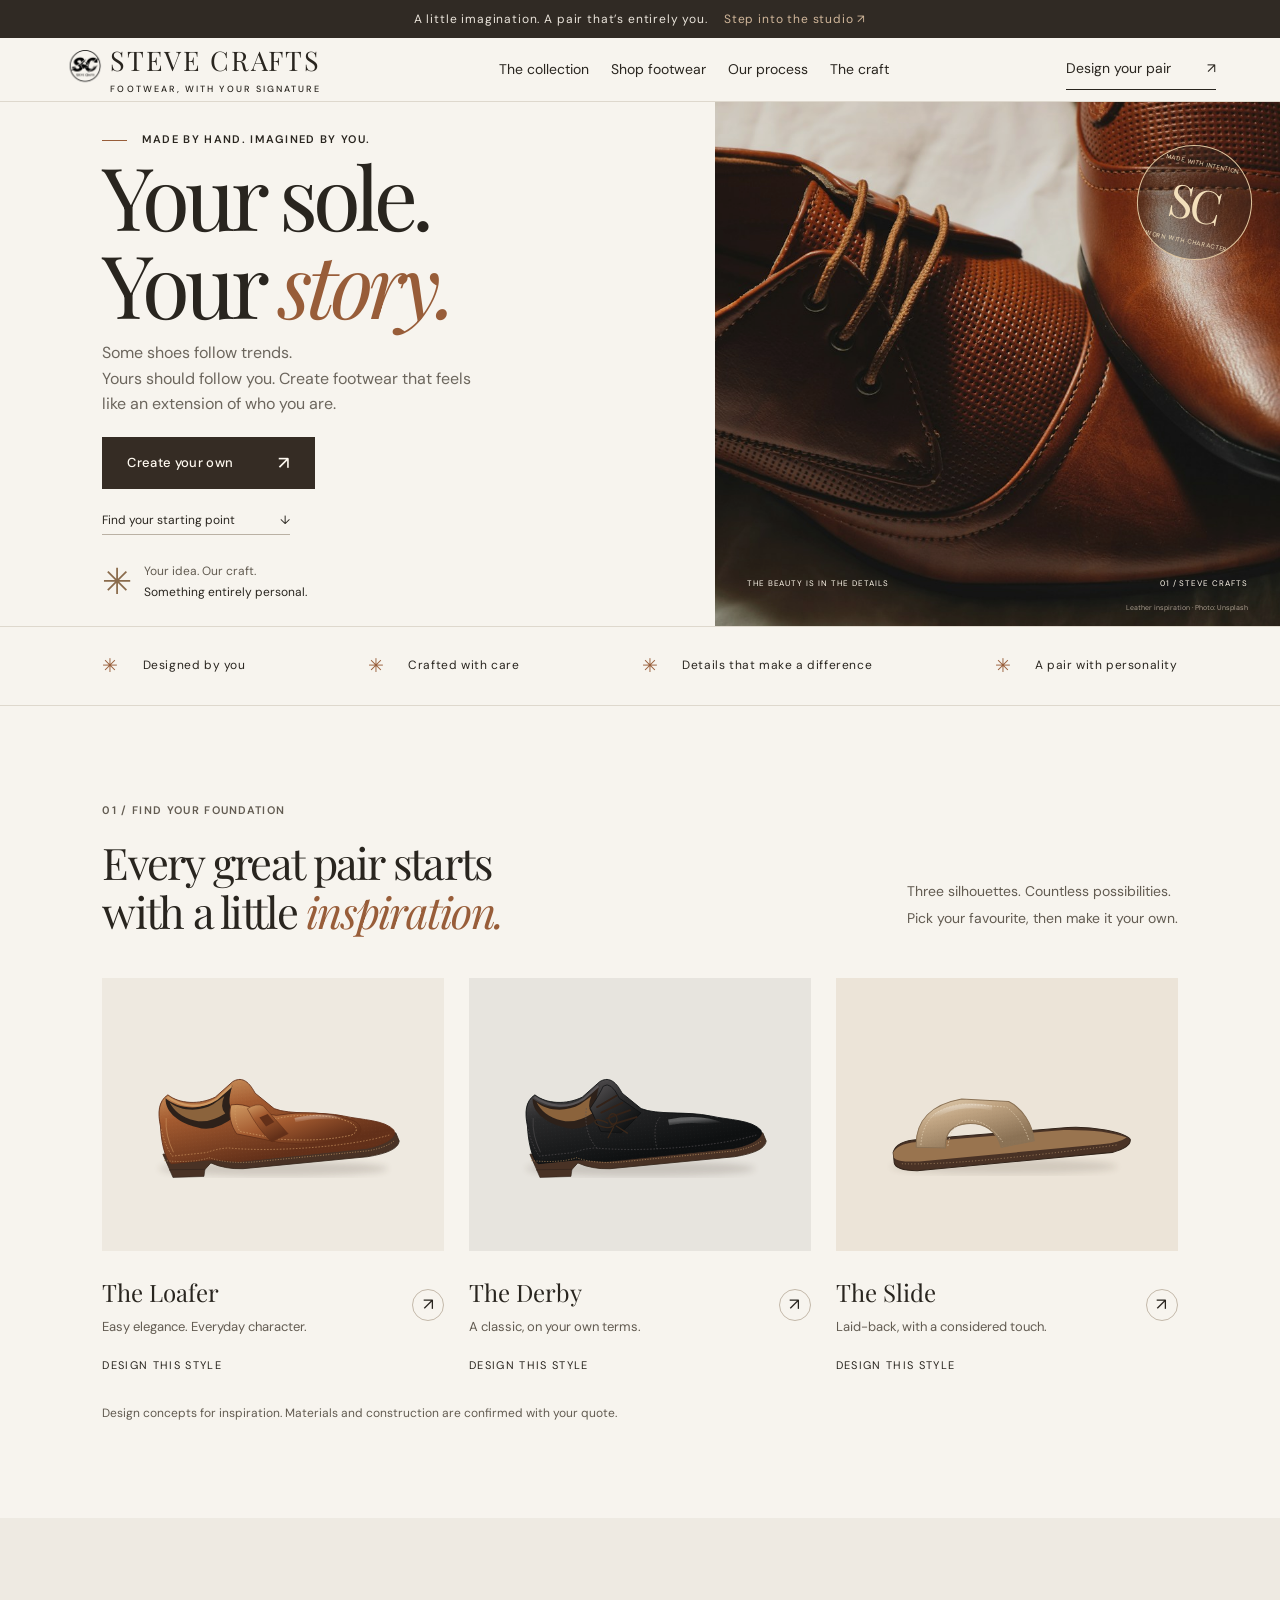
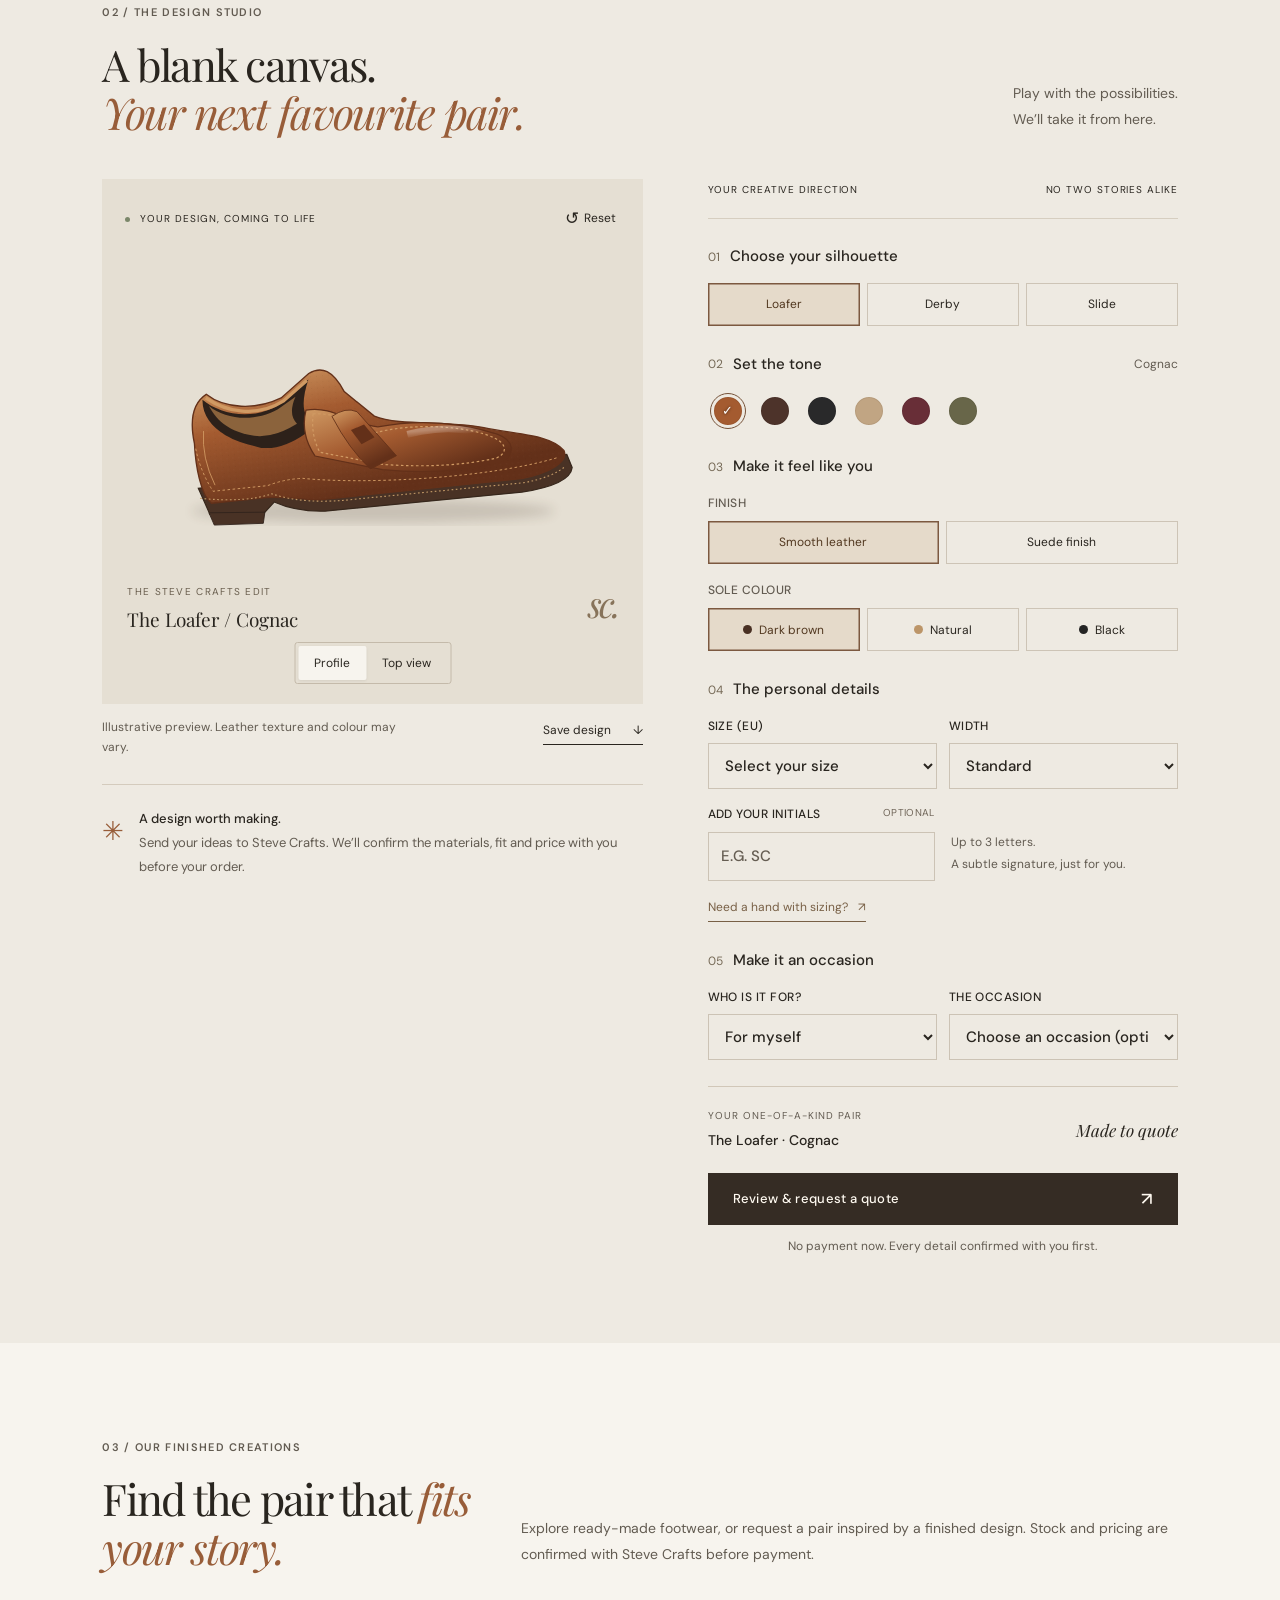
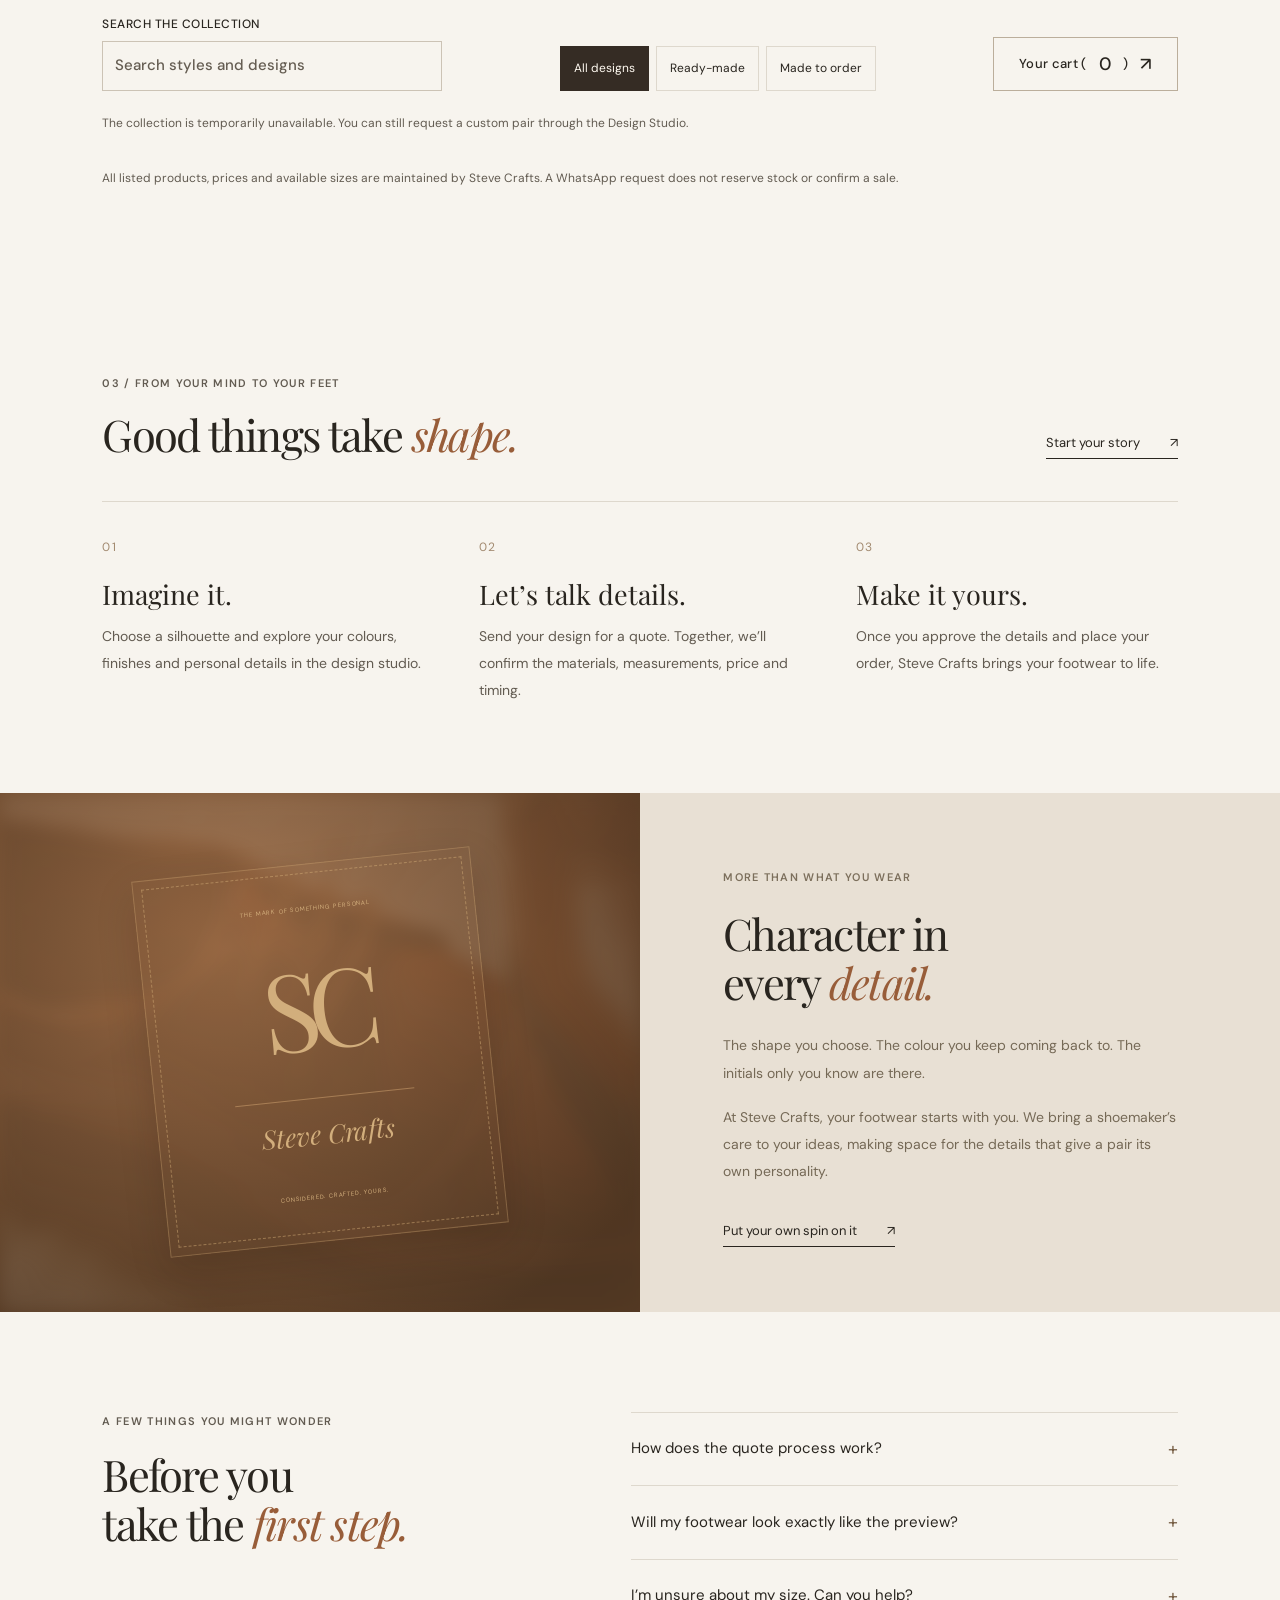
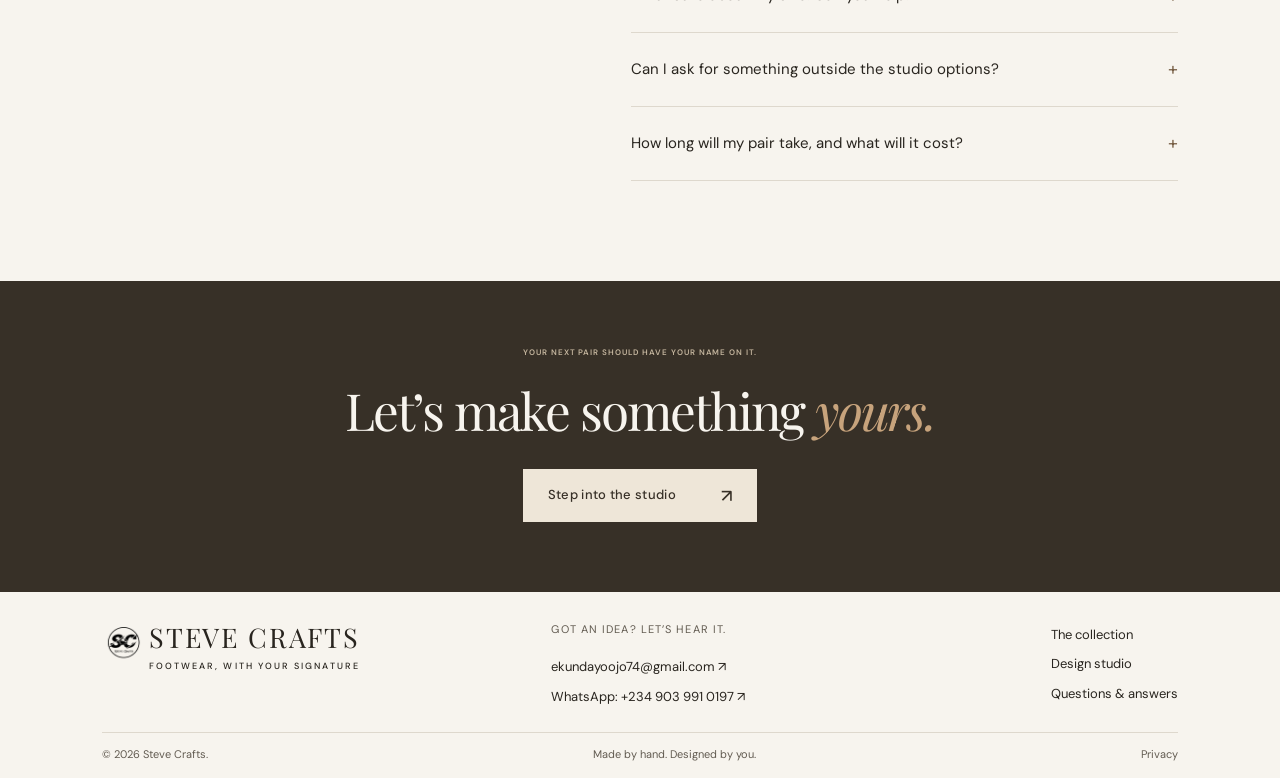
<file: index.html>
<!doctype html>
<html lang="en">
<head>
  <meta name="google-site-verification" content="Sh-oL68RYXwJqtBVLUH2VY8Rw4TeK5wFZXfZYsPYIhw" />
  <meta charset="UTF-8"><meta name="viewport" content="width=device-width,initial-scale=1">
  <meta name="theme-color" content="#f7f4ee">
  <meta name="description" content="Got a pair in mind? Book a time to chat with us about the style, colour and fit of your custom shoes.">
  <meta property="og:title" content="Steve Crafts Custom Shoes | Book a Time to Chat"><meta property="og:description" content="Got a pair in mind? Book a time to chat with us about the style, colour and fit of your custom shoes.">
  <title>Steve Crafts Custom Shoes | Book a Time to Chat</title>
  <link rel="preconnect" href="https://fonts.googleapis.com"><link rel="preconnect" href="https://fonts.gstatic.com" crossorigin>
  <link href="https://fonts.googleapis.com/css2?family=DM+Sans:wght@400;500;600;700&family=Playfair+Display:ital,wght@0,400;0,500;0,600;1,400;1,500&display=swap" rel="stylesheet">
  <link rel="stylesheet" href="styles.css"><script type="module" src="app.js"></script><script type="module" src="shop.js"></script><script type="module" src="mobile-nav.js"></script>
</head>
<body>
<a class="skip" href="#main">Skip to content</a>
<div class="announcement">A little imagination. A pair that’s entirely you. <a href="#studio">Step into the studio ↗</a></div>
<header class="header">
  <a href="#" class="brand" aria-label="Steve Crafts home"><img class="brand-emblem" src="sc-logo.svg" width="40" height="40" alt=""><b class="brand-wordmark">STEVE CRAFTS<span>FOOTWEAR, WITH YOUR SIGNATURE</span></b></a>
  <nav aria-label="Main navigation"><a href="#collection">The collection</a><a href="#shop">Shop footwear</a><a href="#process">Our process</a><a href="#craft">The craft</a></nav>
  <a class="header-cta" href="#studio">Design your pair <span>↗</span></a>
  <div class="mobile-nav-controls">
    <a class="mobile-shop-link" href="#shop">Shop</a>
    <details class="mobile-menu" id="mobile-menu">
      <summary aria-label="Open mobile navigation"><span class="mobile-menu-label">Menu</span><span class="mobile-menu-icon" aria-hidden="true"><span></span><span></span><span></span></span></summary>
      <nav aria-label="Mobile navigation"><a href="#shop">Shop footwear</a><a href="#collection">The collection</a><a href="#process">Our process</a><a href="#craft">The craft</a><a href="#studio">Design your pair ↗</a></nav>
    </details>
  </div>
</header>
<main id="main">
  <section class="hero">
    <div class="hero-copy"><p class="eyebrow"><span class="tiny-line"></span> MADE BY HAND. IMAGINED BY YOU.</p><h1>Your sole.<br>Your <em>story.</em></h1><p class="hero-description">Some shoes follow trends.<br>Yours should follow you. Create footwear that feels like an extension of who you are.</p><a href="#studio" class="button primary">Create your own <span>↗</span></a><a href="#collection" class="text-link">Find your starting point <span>↓</span></a><div class="hero-note"><span class="hand-icon">✳</span><p>Your idea. Our craft.<br><strong>Something entirely personal.</strong></p></div></div>
    <div class="hero-visual"><img src="hero.jpg" alt="Close-up of rich brown leather lace-up shoes, showing stitching and leather texture" fetchpriority="high"><div class="hero-photo-caption"><span>THE BEAUTY IS IN THE DETAILS</span><span>01 / STEVE CRAFTS</span></div><div class="round-stamp">MADE WITH INTENTION<span>SC</span>WORN WITH CHARACTER</div><span class="photo-credit">Leather inspiration · Photo: Unsplash</span></div>
  </section>
  <div class="values-strip"><span><i>✳</i> Designed by you</span><span><i>✳</i> Crafted with care</span><span><i>✳</i> Details that make a difference</span><span><i>✳</i> A pair with personality</span></div>
  <section id="collection" class="section collection">
    <div class="section-heading"><div><p class="eyebrow">01 / FIND YOUR FOUNDATION</p><h2>Every great pair starts<br>with a little <em>inspiration.</em></h2></div><p>Three silhouettes. Countless possibilities.<br>Pick your favourite, then make it your own.</p></div>
    <div class="collection-grid">
      <button class="product" data-start-style="loafer"><span class="product-image" id="card-loafer"></span><span class="product-meta"><span><strong>The Loafer</strong><small>Easy elegance. Everyday character.</small></span><span class="circle-arrow">↗</span></span><span class="product-caption">DESIGN THIS STYLE</span></button>
      <button class="product" data-start-style="derby"><span class="product-image" id="card-derby"></span><span class="product-meta"><span><strong>The Derby</strong><small>A classic, on your own terms.</small></span><span class="circle-arrow">↗</span></span><span class="product-caption">DESIGN THIS STYLE</span></button>
      <button class="product" data-start-style="slide"><span class="product-image" id="card-slide"></span><span class="product-meta"><span><strong>The Slide</strong><small>Laid-back, with a considered touch.</small></span><span class="circle-arrow">↗</span></span><span class="product-caption">DESIGN THIS STYLE</span></button>
    </div><p class="subtle collection-note">Design concepts for inspiration. Materials and construction are confirmed with your quote.</p>
  </section>
  <section id="studio" class="studio-section">
    <div class="section-heading"><div><p class="eyebrow">02 / THE DESIGN STUDIO</p><h2>A blank canvas.<br><em>Your next favourite pair.</em></h2></div><p>Play with the possibilities.<br>We’ll take it from here.</p></div>
    <div class="studio-layout">
      <div class="preview-column"><div class="preview-surface"><div class="preview-top"><span><i class="live-dot"></i> YOUR DESIGN, COMING TO LIFE</span><button type="button" class="icon-button" id="reset" aria-label="Reset design">↺ <span>Reset</span></button></div><div id="shoe-preview" class="shoe-preview"></div><div class="preview-bottom"><div><span class="design-kicker">THE STEVE CRAFTS EDIT</span><h3 id="preview-name">The Loafer / Cognac</h3></div><span class="sc-mark">sc.</span></div><div class="view-switch" role="group" aria-label="Preview view"><button type="button" data-view="profile" aria-pressed="true">Profile</button><button type="button" data-view="top" aria-pressed="false">Top view</button></div></div><div class="preview-under"><p>Illustrative preview. Leather texture and colour may vary.</p><button id="save-design" class="text-link" type="button">Save design <span>↓</span></button></div><p id="saved-status" class="status" role="status"></p><div class="studio-message"><span>✳</span><p><strong>A design worth making.</strong><br>Send your ideas to Steve Crafts. We’ll confirm the materials, fit and price with you before your order.</p></div></div>
      <div class="design-controls">
        <div class="studio-step"><span>YOUR CREATIVE DIRECTION</span><span>NO TWO STORIES ALIKE</span></div>
        <fieldset><legend><span class="step-num">01</span> Choose your silhouette</legend><div class="choice-row styles" id="style-choices"><button type="button" data-style="loafer" aria-pressed="true">Loafer</button><button type="button" data-style="derby" aria-pressed="false">Derby</button><button type="button" data-style="slide" aria-pressed="false">Slide</button></div></fieldset>
        <fieldset><legend><span class="step-num">02</span> Set the tone <span class="selected-value" id="colour-value">Cognac</span></legend><div class="swatches" id="colour-choices"></div></fieldset>
        <fieldset><legend><span class="step-num">03</span> Make it feel like you</legend><div class="field-label">FINISH</div><div class="choice-row" id="finish-choices"><button type="button" data-finish="smooth" aria-pressed="true">Smooth leather</button><button type="button" data-finish="suede" aria-pressed="false">Suede finish</button></div><div class="field-label sole-label">SOLE COLOUR</div><div class="choice-row" id="sole-choices"><button type="button" data-sole="dark" aria-pressed="true"><i style="background:#493023"></i>Dark brown</button><button type="button" data-sole="natural" aria-pressed="false"><i style="background:#bc9568"></i>Natural</button><button type="button" data-sole="black" aria-pressed="false"><i style="background:#242424"></i>Black</button></div></fieldset>
        <fieldset><legend><span class="step-num">04</span> The personal details</legend><div class="two-fields"><label class="input-label">SIZE (EU)<select id="size" required><option value="">Select your size</option></select></label><label class="input-label">WIDTH<select id="width"><option value="narrow">Narrow</option><option value="standard">Standard</option><option value="wide">Wide</option><option value="extra-wide">Extra wide</option></select></label></div><div class="initials-row"><label class="input-label" for="initials">ADD YOUR INITIALS <small>OPTIONAL</small><input id="initials" maxlength="3" placeholder="e.g. SC" autocomplete="off" aria-describedby="initials-note"></label><p id="initials-note">Up to 3 letters.<br>A subtle signature, just for you.</p></div><button class="text-link size-guide" type="button" id="open-size-guide">Need a hand with sizing? <span>↗</span></button></fieldset>
        <fieldset class="occasion-fieldset"><legend><span class="step-num">05</span> Make it an occasion</legend><div class="two-fields"><label class="input-label">WHO IS IT FOR?<select id="purpose"><option value="myself">For myself</option><option value="gift">As a gift</option></select></label><label class="input-label">THE OCCASION<select id="occasion"><option value="">Choose an occasion (optional)</option><option>Wedding</option><option>Black Tie / Formal</option><option>Business / Office</option><option>Graduation</option><option>Everyday Wear</option><option>Birthday Gift</option><option>Anniversary</option><option>Travel</option><option>Cultural Event</option><option>Other</option></select></label></div><div id="gift-fields" hidden class="gift-details"><label class="input-label">RECIPIENT'S NAME <small>OPTIONAL</small><input id="recipient-name" maxlength="100" placeholder="Recipient name"></label><label class="input-label">GIFT DATE <small>OPTIONAL</small><input id="gift-date" type="date"></label><label class="input-label">GIFT MESSAGE <small>OPTIONAL</small><textarea id="gift-message" rows="2" maxlength="300" placeholder="A personal message for the recipient"></textarea></label></div></fieldset><div class="design-summary"><div><span>YOUR ONE-OF-A-KIND PAIR</span><strong id="mini-summary">The Loafer · Cognac</strong></div><span class="quote-label">Made to quote</span></div><button class="button primary full" id="request-quote" type="button">Review & request a quote <span>↗</span></button><p class="request-note">No payment now. Every detail confirmed with you first.</p>
      </div>
    </div>
  </section>
<section id="shop" class="section shop-section" aria-labelledby="shop-heading">
 <div class="section-heading"><div><p class="eyebrow">03 / OUR FINISHED CREATIONS</p><h2 id="shop-heading">Find the pair that <em>fits your story.</em></h2></div><p>Explore ready-made footwear, or request a pair inspired by a finished design. Stock and pricing are confirmed with Steve Crafts before payment.</p></div>
 <div class="shop-toolbar"><label class="input-label shop-search-label" for="shop-search">SEARCH THE COLLECTION<input id="shop-search" type="search" autocomplete="off" placeholder="Search styles and designs"></label><div class="shop-filters" aria-label="Filter products"><button type="button" data-shop-filter="all" aria-pressed="true">All designs</button><button type="button" data-shop-filter="ready" aria-pressed="false">Ready-made</button><button type="button" data-shop-filter="custom" aria-pressed="false">Made to order</button></div><button type="button" class="button outline shop-cart-trigger" id="open-cart">Your cart (<span id="cart-count">0</span>) <span>↗</span></button></div>
 <p id="shop-status" class="shop-status" role="status"></p>
 <div id="shop-products" class="shop-grid" aria-live="polite"></div>
 <p class="shop-disclaimer">All listed products, prices and available sizes are maintained by Steve Crafts. A WhatsApp request does not reserve stock or confirm a sale.</p>
</section>
  <section id="process" class="section process"><div class="section-heading"><div><p class="eyebrow">03 / FROM YOUR MIND TO YOUR FEET</p><h2>Good things take <em>shape.</em></h2></div><a href="#studio" class="text-link">Start your story <span>↗</span></a></div><div class="process-grid"><article><span class="process-number">01</span><h3>Imagine it.</h3><p>Choose a silhouette and explore your colours, finishes and personal details in the design studio.</p></article><article><span class="process-number">02</span><h3>Let’s talk details.</h3><p>Send your design for a quote. Together, we’ll confirm the materials, measurements, price and timing.</p></article><article><span class="process-number">03</span><h3>Make it yours.</h3><p>Once you approve the details and place your order, Steve Crafts brings your footwear to life.</p></article></div></section>
  <section id="craft" class="craft"><div class="craft-art"><div class="craft-frame"><span class="craft-label">THE MARK OF SOMETHING PERSONAL</span><span class="craft-monogram">SC</span><div class="stitch-line"></div><span class="craft-signature">Steve Crafts</span><span class="craft-label">CONSIDERED. CRAFTED. YOURS.</span></div></div><div class="craft-copy"><p class="eyebrow">MORE THAN WHAT YOU WEAR</p><h2>Character in<br>every <em>detail.</em></h2><p>The shape you choose. The colour you keep coming back to. The initials only you know are there.</p><p>At Steve Crafts, your footwear starts with you. We bring a shoemaker’s care to your ideas, making space for the details that give a pair its own personality.</p><a href="#studio" class="text-link">Put your own spin on it <span>↗</span></a></div></section>
  <section class="section faq" id="questions"><div><p class="eyebrow">A FEW THINGS YOU MIGHT WONDER</p><h2>Before you<br>take the <em>first step.</em></h2></div><div class="faq-list"><details><summary>How does the quote process work?<span>+</span></summary><p>Build your design, add your contact details, and open the prepared request in WhatsApp or your email app. Send the message to Steve Crafts. We’ll discuss materials, fit, final pricing and production timing before you place an order.</p></details><details><summary>Will my footwear look exactly like the preview?<span>+</span></summary><p>The studio is an illustrative design guide. Natural materials, screens and construction can affect the final appearance. Steve Crafts will confirm the available materials and design details with you before your order.</p></details><details><summary>I’m unsure about my size. Can you help?<span>+</span></summary><p>Yes. Choose your usual EU size as a starting point and mention any fit concerns in your request. You can also include your foot length and width. We’ll confirm sizing with you before production.</p></details><details><summary>Can I ask for something outside the studio options?<span>+</span></summary><p>Absolutely. Add your idea in the notes when requesting a quote, or message Steve Crafts directly. Availability and any additional work will be discussed as part of your quote.</p></details><details><summary>How long will my pair take, and what will it cost?<span>+</span></summary><p>Each design is quoted individually. Steve Crafts will provide the price, production timing and delivery arrangements after reviewing your request. No payment is collected on this website.</p></details></div></section>
  <section class="closing"><p class="eyebrow">YOUR NEXT PAIR SHOULD HAVE YOUR NAME ON IT.</p><h2>Let’s make something <em>yours.</em></h2><a class="button cream" href="#studio">Step into the studio <span>↗</span></a></section>
</main>
<footer><div class="footer-top"><a href="#" class="brand" aria-label="Steve Crafts home"><img class="brand-emblem" src="sc-logo.svg" width="40" height="40" alt=""><b class="brand-wordmark">STEVE CRAFTS<span>FOOTWEAR, WITH YOUR SIGNATURE</span></b></a><div><p>GOT AN IDEA? LET’S HEAR IT.</p><a href="mailto:ekundayoojo74@gmail.com">ekundayoojo74@gmail.com ↗</a><a href="https://wa.me/2349039910197" target="_blank" rel="noopener noreferrer">WhatsApp: +234 903 991 0197 ↗</a></div><div class="footer-links"><a href="#collection">The collection</a><a href="#studio">Design studio</a><a href="#questions">Questions & answers</a></div></div><div class="footer-bottom"><span>© <span id="year">2026</span> Steve Crafts.</span><span>Made by hand. Designed by you.</span><button type="button" id="privacy-button">Privacy</button></div></footer>
<dialog id="quote-dialog" aria-labelledby="quote-title"><button class="dialog-close" type="button" data-close aria-label="Close quote request">×</button><div class="dialog-intro"><p class="eyebrow">ONE STEP CLOSER TO YOUR PAIR</p><h2 id="quote-title">Like what you <em>see?</em></h2><p>Share your design with Steve Crafts for a personal quote.</p></div><div id="quote-summary" class="quote-summary"></div><form id="quote-form">
  <div class="quote-form-section"><h3 class="quote-section-title">Your details</h3>
    <div class="two-fields"><label class="input-label">YOUR NAME<input name="name" id="customer-name" required maxlength="100" autocomplete="name" placeholder="Full name"></label><label class="input-label">EMAIL<input name="email" id="customer-email" type="email" required maxlength="150" autocomplete="email" placeholder="you@example.com"></label></div>
    <div class="two-fields"><label class="input-label">PHONE <small>OPTIONAL</small><input name="phone" type="tel" maxlength="35" autocomplete="tel" placeholder="Include country code"></label><label class="input-label">EU SHOE SIZE<select name="size" id="quote-size" required><option value="">Select your size</option></select></label></div>
  </div>
  <div class="quote-form-section"><h3 class="quote-section-title">A better fit</h3>
    <label class="input-label">FOOT MEASUREMENTS <small>OPTIONAL</small><input name="measurements" maxlength="180" placeholder="e.g. Left 26.5cm, right 26.7cm"></label>
    <p class="privacy-note">Include your foot length in centimetres, or any special fitting needs in the notes below. Steve Crafts will confirm your size and fit before making your pair.</p>
  </div>
  <div class="quote-form-section"><h3 class="quote-section-title">Getting your pair to you</h3>
    <label class="input-label">DELIVERY PREFERENCE<select name="deliveryMethod" id="delivery-method"><option value="discuss">Discuss arrangements later</option><option value="delivery">Delivery to my location</option><option value="pickup">Collection / pickup</option></select></label>
    <div id="delivery-fields" class="two-fields delivery-fields" hidden><label class="input-label">CITY / TOWN<input id="delivery-city" name="deliveryCity" maxlength="100" placeholder="e.g. Ikeja"></label><label class="input-label">STATE / REGION<input id="delivery-state" name="deliveryState" maxlength="100" placeholder="e.g. Lagos"></label></div>
    <p class="privacy-note">No full home address is needed for a quote. Delivery charges and available collection options will be confirmed with Steve Crafts.</p>
  </div>
  <label class="input-label">ADDITIONAL NOTES <small>OPTIONAL</small><textarea name="notes" rows="3" maxlength="1000" placeholder="Fit preferences, timing, or anything you'd like us to know…"></textarea></label>
  <div class="quote-form-section reference-section"><h3 class="quote-section-title">Reference photos <small>optional</small></h3>
    <p class="privacy-note">Share inspiration for stitching, shape, colour or another footwear style. Select up to 3 JPG, PNG or WebP images (3 MB each). Photos upload only when you confirm the request.</p>
    <label class="input-label" for="reference-files">ADD REFERENCE IMAGES <small>OPTIONAL</small></label>
    <input id="reference-files" type="file" accept="image/jpeg,image/png,image/webp" multiple>
    <p id="reference-count" class="privacy-note">No images selected</p>
    <div id="reference-previews" class="reference-previews" aria-live="polite"></div>
    <div id="turnstile-wrap" hidden><p class="privacy-note">Complete this security check to upload your photos.</p><div id="turnstile-widget"></div></div>
    <p id="reference-error" class="error" role="alert"></p>
    <p class="privacy-note">Reference images are saved privately in Steve Crafts's Supabase storage. A reference ID is included in your request so the team can retrieve the photos; they are not directly attached to WhatsApp or email.</p>
  </div>
  <p class="privacy-note">Your text details are only included in the message you choose to send. Selected reference photos are stored in private Supabase storage once uploaded, even if you do not complete sending the message.</p>
  <p id="form-error" class="error" role="alert"></p>
  <button class="button primary full" type="submit">Review my full request <span>↗</span></button>
</form>
<div id="quote-review" hidden>
  <h3 class="quote-section-title">Review before sending</h3>
  <p class="review-intro">Check your design, occasion, gifting, fit, delivery and reference photos before preparing the message.</p>
  <div id="review-summary" class="quote-summary" aria-live="polite"></div>
  <div class="review-actions"><button type="button" id="edit-review" class="button outline full">Edit details <span>↶</span></button><button type="button" id="confirm-request" class="button primary full">Prepare my request <span>↗</span></button></div>
  <p id="reference-upload-status" class="status" role="status"></p><p class="request-note">No payment now. Steve Crafts will confirm all details and pricing first.</p>
</div><div id="send-options" hidden><p class="ready-title">Your request is ready.</p><p>Choose how to send it. Your app will open with your full design and contact details. <strong>Press Send there to deliver your request.</strong></p><a id="send-whatsapp" class="button primary full" target="_blank" rel="noopener noreferrer">Open in WhatsApp <span>↗</span></a><a id="send-email" class="button outline full">Open in email <span>↗</span></a><div class="fallback-row"><button type="button" class="text-link" id="copy-request">Copy request</button><button type="button" class="text-link" id="download-request">Download request</button><button type="button" class="text-link" id="edit-request">Edit details</button></div><p id="copy-status" class="status" role="status"></p><p class="request-note">This is a quote enquiry. Your order is placed after you agree the details with Steve Crafts.</p></div></dialog>
<dialog id="shop-product-dialog" class="shop-modal" aria-label="Footwear product details"><button type="button" class="dialog-close" data-shop-close aria-label="Close product">×</button><div id="shop-product-body" class="shop-product-body"></div></dialog>
<dialog id="shop-cart-dialog" class="shop-modal" aria-labelledby="cart-title"><button type="button" class="dialog-close" data-shop-close aria-label="Close cart">×</button><p class="eyebrow">YOUR STEVE CRAFTS ORDER</p><h2 id="cart-title">Your <em>cart.</em></h2><div id="cart-items" class="cart-items"></div><div class="cart-total"><strong>Indicative items total</strong><strong id="cart-total">₦0</strong></div><p class="shop-disclaimer">Stock, shipping and final amounts will be confirmed before payment. No payment is collected here.</p><button type="button" id="cart-order" class="button primary full">Prepare WhatsApp order ↗</button><div id="cart-checkout" hidden><p class="shop-status">Your order enquiry is ready. WhatsApp opens a prepared message; press Send in WhatsApp to contact Steve Crafts.</p><a id="cart-whatsapp-link" class="button primary full" target="_blank" rel="noopener noreferrer">Open WhatsApp ↗</a><button type="button" id="cart-edit" class="button outline full">Back to cart</button></div></dialog>
<dialog id="shop-request-dialog" class="shop-modal" aria-labelledby="request-title"><button type="button" class="dialog-close" data-shop-close aria-label="Close made-to-order request">×</button><p class="eyebrow">INSPIRED BY THE COLLECTION</p><h2 id="request-title">Request your <em>pair.</em></h2><p class="shop-description">Reference design: <strong id="request-product"></strong></p><form id="shop-request-form"><label class="input-label">YOUR EU SIZE<select id="request-size" required><option value="">Choose size</option><option value="35">EU 35</option><option value="36">EU 36</option><option value="37">EU 37</option><option value="38">EU 38</option><option value="39">EU 39</option><option value="40">EU 40</option><option value="41">EU 41</option><option value="42">EU 42</option><option value="43">EU 43</option><option value="44">EU 44</option><option value="45">EU 45</option><option value="46">EU 46</option><option value="47">EU 47</option></select></label><label class="input-label">DETAILS OR CUSTOMIZATION <small>OPTIONAL</small><textarea id="request-notes" maxlength="500" rows="4" placeholder="Preferred leather colour, finish, occasion, size or any special request"></textarea></label><button type="submit" class="button primary full">Prepare custom request ↗</button></form><p id="request-status" class="shop-status" role="status"></p><a id="request-whatsapp-link" class="button outline full" target="_blank" rel="noopener noreferrer" hidden>Open WhatsApp ↗</a></dialog>
<dialog id="info-dialog" aria-labelledby="info-title"><button class="dialog-close" type="button" data-close aria-label="Close information">×</button><h2 id="info-title"></h2><div id="info-content"></div></dialog>
<noscript><div class="noscript">The design studio needs JavaScript. You can still request a custom pair by <a href="https://wa.me/2349039910197">messaging Steve Crafts on WhatsApp</a> or emailing ekundayoojo74@gmail.com.</div></noscript>
</body></html>
</file>
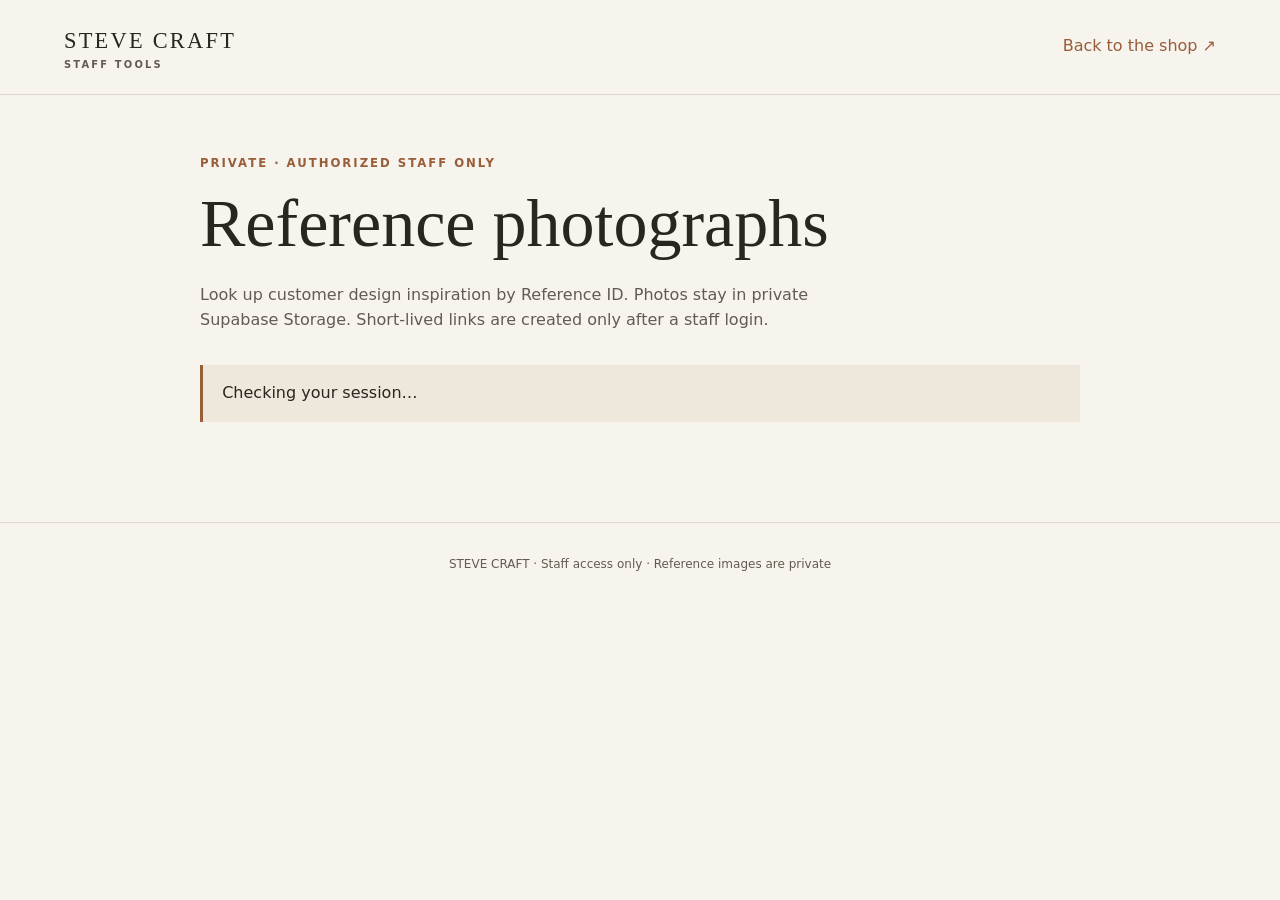
<file: staff-references.html>
<!doctype html>
<html lang="en">
<head>
  <meta charset="UTF-8">
  <meta name="viewport" content="width=device-width, initial-scale=1">
  <meta name="robots" content="noindex,nofollow,noarchive">
  <meta name="referrer" content="no-referrer">
  <meta name="description" content="Authorized SteveCraft staff reference photo viewer.">
  <title>Steve Craft | Private Reference Photos</title>
  <link rel="stylesheet" href="./staff-references.css">
  <script type="module" src="./staff-references.js"></script>
</head>
<body>
  <header class="masthead">
    <a class="brand" href="./index.html">STEVE CRAFT <span>STAFF TOOLS</span></a>
    <a href="./index.html">Back to the shop ↗</a>
  </header>
  <main class="shell">
    <p class="eyebrow">Private · Authorized staff only</p>
    <h1>Reference photographs</h1>
    <p class="intro">Look up customer design inspiration by Reference ID. Photos stay in private Supabase Storage. Short-lived links are created only after a staff login.</p>
    <p class="notice" id="status" role="status" aria-live="polite">Checking your session…</p>
    <section id="login-panel" class="panel" hidden>
      <h2>Staff sign in</h2>
      <p>Use the email address already registered as a SteveCraft shop administrator. Non-admin accounts cannot access these photographs.</p>
      <form id="password-form">
        <label for="staff-email">Admin email address</label>
        <input id="staff-email" type="email" autocomplete="username" required>
        <label for="staff-password">Password</label>
        <input id="staff-password" type="password" autocomplete="current-password" required>
        <button type="submit">Sign in</button>
      </form>
      <div class="divider">or</div>
      <button type="button" id="email-link">Email me a sign-in link</button>
      <p class="hint">Email links require this page's address to be added to Supabase Authentication redirect URLs. A link will only be sent to an existing account.</p>
    </section>
    <section id="viewer-panel" class="panel" hidden>
      <div class="signed-in"><span id="signed-in-as"></span><button type="button" id="sign-out" class="secondary">Sign out</button></div>
      <h2>Find a customer's images</h2>
      <form id="reference-form">
        <label for="reference-id">Reference ID (from WhatsApp quote)</label>
        <input id="reference-id" type="text" inputmode="text" spellcheck="false" autocapitalize="off" autocomplete="off" placeholder="e.g. 123e4567-e89b-42d3-a456-426614174000" maxlength="36" required>
        <button type="submit">View private images</button>
      </form>
      <p class="hint">Preview and share links expire after 5 minutes. Anyone who receives a signed link can open it until expiry, so only share with authorized staff.</p>
      <div id="photo-results" class="photos" aria-live="polite"></div>
    </section>
  </main>
  <footer>STEVE CRAFT · Staff access only · Reference images are private</footer>
</body>
</html>
</file>
<file: styles.css>
:root{--paper:#f7f4ee;--ink:#29251f;--muted:#625b51;--line:#ded8cd;--accent:#985d39;--serif:'Playfair Display',Georgia,serif;--sans:'DM Sans',Arial,sans-serif}*{box-sizing:border-box}html{scroll-behavior:smooth;scroll-padding-top:90px}body{margin:0;background:var(--paper);color:var(--ink);font-family:var(--sans);font-size:14px;line-height:1.65}button,input,select,textarea{font:inherit}button,a{-webkit-tap-highlight-color:transparent}a{color:inherit;text-decoration:none}button{color:inherit;cursor:pointer}button:disabled{opacity:.5;cursor:default}button:focus-visible,a:focus-visible,input:focus-visible,select:focus-visible,textarea:focus-visible,summary:focus-visible{outline:2px solid var(--accent);outline-offset:5px}button{border:0;background:none}p,h1,h2,h3{margin:0}h1,h2,h3{font-family:var(--serif);font-weight:400;line-height:1.12}em{font-weight:400;color:var(--accent)}.announcement{height:34px;background:#302a24;color:#eae4db;text-align:center;font-size:10px;letter-spacing:.07em;display:flex;align-items:center;justify-content:center;gap:16px}.announcement a{color:#d0b69a}.header{height:64px;display:flex;align-items:center;justify-content:space-between;margin:auto;padding:0 5%;border-bottom:1px solid var(--line);gap:24px}.brand{font-family:var(--serif);font-size:27px;letter-spacing:.07em;line-height:1.3;white-space:nowrap}.brand span{display:block;font-family:var(--sans);font-size:7px;font-weight:500;letter-spacing:.23em;margin-top:6px}.header nav{display:flex;gap:22px;font-size:12px}.header nav a:hover,.footer-links a:hover{color:var(--accent)}.header-cta{font-size:12px;border-bottom:1px solid var(--ink);padding:8px 0;display:flex;gap:36px}.hero{display:grid;grid-template-columns:1.04fr .96fr;min-height:500px;padding:0 0 0 8%;max-width:1800px;margin:auto}.hero-copy{align-self:start;padding:28px 40px 24px 0}.eyebrow{font-size:9px;letter-spacing:.16em;font-weight:600;line-height:1.7}.tiny-line{display:inline-block;width:25px;height:1px;background:var(--accent);vertical-align:middle;margin-right:10px}h1{font-size:clamp(65px,6.8vw,104px);letter-spacing:-.06em;line-height:1.02;margin:2px 0 12px}.hero-description{font-size:14px;line-height:1.6;max-width:320px;color:#6c665d;margin-bottom:20px}.button{display:inline-flex;align-items:center;justify-content:space-between;gap:45px;min-height:50px;padding:15px 25px;font-size:11px;font-weight:500;letter-spacing:.025em;transition:background .2s,transform .2s}.primary{background:#352c24;color:#fffaf1}.primary:hover{background:#65452f}.button span{font-size:18px;line-height:1}.text-link{display:inline-flex;align-items:center;gap:30px;font-size:11px;border-bottom:1px solid currentColor;padding:4px 0;line-height:1.6}.hero-copy>.text-link{display:flex;width:max-content;margin-top:18px;border-color:#bab1a4;font-size:10px;gap:45px}.hero-note{display:flex;gap:12px;align-items:center;margin-top:26px;font-size:9px;line-height:1.7;color:var(--muted)}.hero-note strong{font-weight:400;color:var(--ink)}.hand-icon{font-size:36px;color:#8a6b4c;line-height:1}.hero-visual{position:relative;min-width:0;background:#e7ddd0}.hero-visual>img{display:block;width:100%;height:100%;position:absolute;object-fit:cover;object-position:40% 50%;filter:brightness(.86)}.hero-photo-caption{position:absolute;bottom:36px;left:32px;right:32px;color:#fff8eb;display:flex;justify-content:space-between;font-size:8px;letter-spacing:.12em;gap:15px}.round-stamp{position:absolute;top:43px;right:28px;width:115px;height:115px;border:1px solid #e0c6a0;border-radius:50%;background:#342b2470;color:#f3dfbb;display:flex;align-items:center;justify-content:center;flex-direction:column;text-align:center;font-size:6px;letter-spacing:.12em;transform:rotate(12deg)}.round-stamp span{font-family:var(--serif);font-size:46px;line-height:1.5;letter-spacing:-.07em}.photo-credit{font-size:7px;color:#f5e5d3a0;position:absolute;bottom:12px;right:32px}.values-strip{display:flex;justify-content:space-around;border-top:1px solid var(--line);border-bottom:1px solid var(--line);padding:23px 4%;font-size:10px;letter-spacing:.05em;gap:20px}.values-strip i{font-style:normal;font-size:19px;margin-right:20px;color:var(--accent);vertical-align:middle}.section{padding:95px 8%;max-width:1800px;margin:auto}.section-heading{display:flex;align-items:end;justify-content:space-between;gap:30px;margin-bottom:42px}.section-heading .eyebrow{margin-bottom:18px;color:var(--muted)}h2{font-size:clamp(32px,3.4vw,49px);letter-spacing:-.04em}.section-heading>p{font-size:11px;line-height:1.9;color:var(--muted);padding-bottom:4px}.collection-grid{display:grid;grid-template-columns:repeat(3,1fr);gap:25px}.product{display:block;text-align:left;padding:0}.product-image{display:block;background:#eee9e0;overflow:hidden;aspect-ratio:1.25}.product:nth-child(2) .product-image{background:#e7e4de}.product:nth-child(3) .product-image{background:#ece4d8}.product-image svg{height:100%;width:100%;transition:transform .4s}.product:hover svg{transform:translateY(-6px) rotate(-2deg)}.product-meta{display:flex;align-items:center;justify-content:space-between;margin-top:21px;gap:10px}.product-meta strong{display:block;font-family:var(--serif);font-weight:400;font-size:24px}.product-meta small{display:block;color:var(--muted);font-size:10px;margin-top:3px}.circle-arrow{width:32px;height:32px;border:1px solid #c4b9aa;border-radius:50%;display:grid;place-items:center;font-size:17px;flex-shrink:0}.product-caption{font-size:8px;letter-spacing:.12em;display:block;margin-top:18px}.subtle{font-size:9px;color:var(--muted)}.collection-note{margin-top:28px}.studio-section{padding:85px 8%;background:#eeeae2;max-width:1800px;margin:auto;scroll-margin-top:15px}.studio-layout{display:grid;grid-template-columns:1.15fr 1fr;gap:6%}.preview-surface{background:#e5dfd3;position:sticky;top:30px;aspect-ratio:1.03;min-height:360px;overflow:hidden}.preview-top{display:flex;justify-content:space-between;align-items:center;padding:21px 23px;font-size:7px;letter-spacing:.1em;gap:12px;position:relative;z-index:1}.live-dot{display:inline-block;height:5px;width:5px;border-radius:50%;background:#7b876a;vertical-align:middle;margin-right:6px}.icon-button{font-size:17px;display:flex;align-items:center;gap:5px;padding:4px}.icon-button span{font-size:9px;letter-spacing:0}.shoe-preview{position:absolute;left:0;right:0;top:12%;height:70%;display:grid;place-items:center}.shoe-preview svg{width:100%;height:100%}.preview-bottom{position:absolute;bottom:70px;left:25px;right:25px;display:flex;justify-content:space-between;align-items:center;pointer-events:none}.design-kicker{font-size:7px;letter-spacing:.13em;color:#695e4e}.preview-bottom h3{font-size:19px;margin-top:6px}.sc-mark{font-family:var(--serif);font-style:italic;font-size:36px;letter-spacing:-.08em;color:#87735a}.view-switch{position:absolute;bottom:20px;left:50%;transform:translateX(-50%);display:flex;border:1px solid #c4baaa;border-radius:3px;padding:3px;white-space:nowrap}.view-switch button{padding:5px 16px;font-size:9px;border-radius:2px}.view-switch button[aria-pressed=true]{background:var(--paper);box-shadow:0 1px 3px #0001}.preview-under{display:flex;align-items:start;justify-content:space-between;gap:10px;padding-top:13px}.preview-under p{font-size:8px;color:var(--muted);max-width:240px}.preview-under .text-link{font-size:9px;gap:22px;white-space:nowrap}.status{font-size:10px;color:#536343;min-height:0;margin-top:9px}.studio-message{border-top:1px solid #d4cbbd;margin-top:26px;padding:22px 0;display:flex;gap:15px;color:var(--muted);font-size:10px;line-height:1.85}.studio-message>span{font-size:26px;color:var(--accent)}.studio-message strong{font-weight:500;color:var(--ink)}.studio-step{display:flex;justify-content:space-between;font-size:7px;letter-spacing:.12em;padding:2px 0 20px;border-bottom:1px solid #d6cec0;margin-bottom:25px}.design-controls fieldset{border:0;padding:0;margin:0 0 26px;min-width:0}.design-controls legend{display:flex;align-items:center;gap:10px;width:100%;font-size:12px;font-weight:500;margin-bottom:13px;padding:0}.step-num{font-size:8px;color:#756956;font-weight:400}.selected-value{margin-left:auto;font-size:10px;color:var(--muted);font-weight:400}.choice-row{display:flex;gap:7px}.choice-row button{flex:1;padding:11px 7px;border:1px solid #cdc4b6;font-size:9px;white-space:nowrap;background:transparent;display:flex;justify-content:center;align-items:center;gap:7px}.choice-row button[aria-pressed=true]{border-color:#7c5940;background:#e5daca;color:#51371f;box-shadow:inset 0 0 0 .5px #7c5940}.choice-row button:hover{border-color:#7c5940}.choice-row i{height:9px;width:9px;display:inline-block;border-radius:50%}.swatches{display:flex;gap:13px;padding:4px 3px 0}.swatch{width:34px;height:34px;border-radius:50%;position:relative;border:3px solid #eeeae2;outline:1px solid transparent;box-shadow:inset 0 0 0 1px #0001}.swatch[aria-pressed=true]{outline-color:#755239}.swatch[aria-pressed=true]:after{content:'✓';font-size:13px;color:white;position:absolute;inset:1px;display:grid;place-items:center;text-shadow:0 0 3px #000a}.field-label,.input-label{font-size:8px;letter-spacing:.07em;font-weight:500}.field-label{margin:0 0 8px;color:var(--muted)}.sole-label{margin-top:16px}.two-fields{display:grid;grid-template-columns:1fr 1fr;gap:12px}.input-label{display:block}.input-label small{color:#6f6558;font-size:7px;float:right;letter-spacing:.03em;font-weight:400}input,select,textarea{display:block;width:100%;border:1px solid #ccc3b5;background:transparent;border-radius:0;color:var(--ink);margin-top:7px;padding:11px 12px;font-size:10px;letter-spacing:0;min-height:40px}input::placeholder,textarea::placeholder{color:#655d52}textarea{resize:vertical}select{cursor:pointer}.initials-row{display:grid;grid-template-columns:1fr 1fr;gap:16px;margin-top:15px;align-items:end}.initials-row p{font-size:8px;color:var(--muted);padding-bottom:6px;line-height:1.8}#initials{text-transform:uppercase}.size-guide{font-size:9px;color:#786046;margin-top:13px;gap:10px}.design-summary{display:flex;justify-content:space-between;align-items:center;gap:10px;border-top:1px solid #d1c7b8;padding:20px 0}.design-summary div>span{display:block;font-size:7px;letter-spacing:.1em;color:var(--muted)}.design-summary strong{display:block;font-size:12px;font-weight:500;margin-top:5px}.quote-label{font-family:var(--serif);font-size:17px;font-style:italic}.full{display:flex;width:100%}.request-note{font-size:8px;color:var(--muted);text-align:center;margin-top:11px;line-height:1.8}.process{padding-top:90px;padding-bottom:90px}.process-grid{display:grid;grid-template-columns:repeat(3,1fr);gap:55px;border-top:1px solid var(--line);padding-top:30px}.process-number{font-size:10px;color:#a28a70;letter-spacing:.1em}.process h3{font-size:27px;margin:20px 0 14px}.process article p{color:var(--muted);font-size:11px;line-height:1.9;max-width:265px}.craft{display:grid;grid-template-columns:1fr 1fr;max-width:1800px;margin:auto;background:#e8e0d4}.craft-art{background:radial-gradient(ellipse at 35% 30%,#9e6d46,#543923 85%);display:grid;place-items:center;padding:70px 15%;position:relative;overflow:hidden}.craft-art:before{content:'';position:absolute;inset:0;background-image:url('hero.jpg');background-size:cover;filter:blur(9px);opacity:.09}.craft-frame{border:1px solid #d4ae7855;outline:1px dashed #d4ae7880;outline-offset:-10px;aspect-ratio:.9;width:100%;max-width:340px;display:flex;flex-direction:column;justify-content:center;align-items:center;color:#d2ae7c;text-align:center;padding:30px;position:relative;transform:rotate(-6deg);box-shadow:0 16px 40px #180c062a}.craft-label{font-size:6px;letter-spacing:.14em}.craft-monogram{font-family:var(--serif);font-size:108px;letter-spacing:-.12em;line-height:1.7}.stitch-line{border-bottom:1px solid #d1a47188;width:65%;margin:0 auto 14px}.craft-signature{font-family:var(--serif);font-style:italic;font-size:26px;margin-bottom:35px}.craft-copy{padding:75px 16% 65px 13%}.craft-copy .eyebrow{margin-bottom:22px;color:#7c6f5c}.craft-copy h2{margin-bottom:26px}.craft-copy p:not(.eyebrow){font-size:11px;color:#756956;line-height:1.95;margin-bottom:17px}.craft-copy .text-link{margin-top:14px}.faq{display:grid;grid-template-columns:1fr 1.3fr;gap:10%;padding-top:100px;padding-bottom:100px}.faq .eyebrow{margin-bottom:20px;color:var(--muted)}.faq details{border-bottom:1px solid var(--line)}.faq details:first-child{border-top:1px solid var(--line)}.faq summary{display:flex;list-style:none;justify-content:space-between;align-items:center;gap:20px;cursor:pointer;font-size:12px;padding:21px 0}.faq summary::-webkit-details-marker{display:none}.faq summary>span{font-size:18px;font-weight:400;color:#755c42}.faq details[open] summary>span{transform:rotate(45deg)}.faq details p{font-size:11px;color:var(--muted);line-height:1.9;padding:0 25px 23px 0}.closing{background:#373027;color:var(--paper);text-align:center;padding:65px 20px 70px}.closing .eyebrow{color:#c4b59e;font-size:8px}.closing h2{font-size:clamp(33px,4vw,54px);margin:23px 0 30px}.closing em{color:#c7a37c}.cream{background:#eee6d8;color:#373027;min-width:215px}.cream:hover{background:#dac6ac}footer{padding:28px 8% 14px}.footer-top{display:grid;grid-template-columns:1.2fr 1fr .7fr;gap:24px;padding-bottom:20px}.footer-top>div>p{font-size:8px;letter-spacing:.1em;margin-bottom:14px;color:var(--muted)}.footer-top>div>a{display:block;font-size:10px;line-height:2.3}.footer-links{justify-self:end}.footer-bottom{border-top:1px solid var(--line);display:flex;justify-content:space-between;padding-top:12px;font-size:8px;color:var(--muted);gap:15px}.footer-bottom button{padding:0;font-size:8px}.skip{position:absolute;top:5px;left:5px;padding:10px;background:white;z-index:20;transform:translateY(-200%)}.skip:focus{transform:none}dialog{background:var(--paper);border:0;color:var(--ink);width:min(94vw,620px);max-height:92dvh;overflow:auto;padding:40px;box-shadow:0 15px 100px #20180d44}dialog::backdrop{background:#201b14aa;backdrop-filter:blur(4px)}.dialog-close{position:absolute;right:15px;top:10px;font-size:27px;line-height:1.3;width:30px;height:35px}.dialog-intro .eyebrow{font-size:8px;color:var(--muted)}.dialog-intro h2{font-size:39px;margin:13px 0}.dialog-intro>p:last-child{font-size:11px;color:var(--muted)}.quote-summary{margin:22px 0;padding:16px;background:#eae4d9;display:grid;grid-template-columns:1fr 1fr;gap:8px 18px;font-size:10px}.quote-summary span{color:var(--muted);display:block;font-size:7px;letter-spacing:.06em;text-transform:uppercase}.quote-summary strong{font-weight:500}.quote-summary .quote-summary-style{font-family:var(--serif);font-size:18px;grid-column:1/-1}.quote-summary svg{display:none}#quote-form .two-fields{margin-bottom:14px}.privacy-note{font-size:9px;color:var(--muted);line-height:1.8;margin-top:15px}.error{font-size:10px;color:#9f342c;margin:12px 0;white-space:pre-line}.ready-title{font-family:var(--serif);font-size:25px;margin-bottom:10px}#send-options>p:nth-child(2){font-size:11px;color:var(--muted);margin-bottom:20px;line-height:1.85}#send-options>p strong{font-weight:500;color:var(--ink)}.outline{border:1px solid #bbae9b;margin-top:10px}.outline:hover{background:#e7dfd1}.fallback-row{display:flex;justify-content:space-between;gap:10px;margin-top:20px}.fallback-row button{font-size:9px}.info-content p,#info-content p{font-size:12px;color:var(--muted);margin-top:20px;line-height:1.95}#info-title{font-size:33px}#info-content ol{font-size:12px;padding-left:20px;color:var(--muted)}.noscript{position:fixed;bottom:0;left:0;right:0;background:#fff;padding:20px;border-top:1px solid #aaa;z-index:100}.noscript a{text-decoration:underline}[hidden]{display:none!important}
@media(min-width:1500px){.hero-copy{padding-top:36px}.hero{min-height:660px}.hero-description{font-size:16px}.hero-note{margin-top:32px}.hero h1{font-size:112px}}
@media(max-width:1000px){.header{padding:0 4%;height:64px}.header nav{gap:20px;font-size:10px}.hero{padding-left:6%;min-height:540px}.hero-copy{padding-top:24px;padding-right:24px}.hero h1{font-size:76px}.hero-description{font-size:12px}.section,.studio-section{padding:70px 6%}.studio-layout{gap:4%;grid-template-columns:1fr 1fr}.studio-step{font-size:6px}.preview-surface{min-height:345px}.preview-top{font-size:6px;padding:15px}.choice-row button{font-size:8px;padding:10px 4px}.swatches{gap:9px}.process-grid{gap:30px}.craft-copy{padding:60px 12%}.craft-art{padding:60px 13%}.craft-monogram{font-size:85px}.craft-signature{font-size:21px}.craft-frame{padding:20px}.hero-photo-caption{font-size:6px;left:22px;right:22px}.round-stamp{width:90px;height:90px;font-size:5px}.round-stamp span{font-size:34px}.footer-top{grid-template-columns:1fr 1fr}.footer-links{display:none}}
@media(max-width:700px){html{scroll-padding-top:20px}.announcement{font-size:8px;height:29px}.announcement a{display:none}.header{height:62px;gap:10px}.brand{font-size:22px}.brand span{font-size:5.5px;letter-spacing:.18em}.header nav{display:none}.header-cta{font-size:10px;gap:17px}.hero{display:flex;flex-direction:column;padding:0;min-height:0}.hero-copy{align-self:stretch;padding:22px 7% 20px}.hero .eyebrow{font-size:8px}.hero h1{font-size:72px;line-height:1.02;margin:2px 0 12px}.hero-description{font-size:12px;max-width:320px;margin-bottom:16px}.hero-description br{display:none}.hero-copy>.text-link{display:inline-flex;margin-left:20px;font-size:9px;gap:15px;vertical-align:middle}.hero .button{gap:25px;padding:14px 19px;font-size:10px}.hero-note{margin-top:18px;font-size:8px}.hero-visual{height:clamp(210px,62vw,285px)}.hero-visual>img{object-position:50% 55%}.round-stamp{top:20px;right:22px}.hero-photo-caption{bottom:29px;font-size:7px}.values-strip{padding:15px 5%;display:grid;grid-template-columns:1fr 1fr;gap:10px 20px;font-size:8px}.values-strip i{font-size:13px;margin-right:8px}.section,.studio-section{padding:55px 6%}.section-heading{display:block;margin-bottom:30px}.section-heading .eyebrow{font-size:7px;margin-bottom:12px}h2{font-size:33px}.section-heading>p{margin-top:20px;font-size:10px}.collection-grid{gap:14px;grid-template-columns:1fr}.product{display:grid;grid-template-columns:1.1fr 1fr;column-gap:18px;align-items:center;border-bottom:1px solid var(--line);padding-bottom:14px}.product-image{grid-row:span 2;aspect-ratio:1.2}.product-meta{margin:0;align-self:end}.product-meta strong{font-size:23px}.product-meta small{font-size:8px}.product-caption{font-size:6px;margin-top:12px;align-self:start}.circle-arrow{width:25px;height:25px;font-size:13px}.collection-note{font-size:8px}.studio-layout{grid-template-columns:1fr;gap:30px}.preview-surface{aspect-ratio:1.1;min-height:330px;position:relative;top:0}.preview-top{font-size:7px;padding:18px}.preview-bottom h3{font-size:20px}.preview-under p{font-size:8px}.studio-message{display:none}.studio-step{font-size:7px}.design-controls legend{font-size:12px}.choice-row button{font-size:10px;padding:13px 7px}.swatches{gap:17px}.swatch{width:36px;height:36px}.input-label,.field-label{font-size:8px}input,select,textarea{font-size:16px;min-height:44px;padding:10px}textarea{font-size:14px}.design-controls select{font-size:13px}.design-controls input{font-size:13px}.two-fields{gap:10px}.initials-row p{font-size:9px}.design-controls fieldset{margin-bottom:23px}.request-note{font-size:9px}.process .section-heading>.text-link{margin-top:20px}.process-grid{grid-template-columns:1fr;gap:25px}.process-grid article{display:grid;grid-template-columns:35px 1fr;column-gap:10px}.process-number{grid-row:span 2;padding-top:6px}.process h3{font-size:26px;margin:0 0 10px}.process article p{max-width:none;font-size:11px}.craft{grid-template-columns:1fr}.craft-art{padding:45px 25%}.craft-frame{max-width:250px}.craft-monogram{font-size:85px}.craft-signature{margin-bottom:22px}.craft-copy{padding:45px 8% 50px}.craft-copy h2{font-size:38px}.craft-copy p:not(.eyebrow){font-size:12px}.faq{display:block}.faq>div:first-child{margin-bottom:30px}.faq h2 br{display:none}.faq summary{font-size:11px;padding:19px 0}.faq details p{font-size:11px}.closing{padding:48px 6%}.closing .eyebrow{font-size:6px}.closing h2{font-size:35px;line-height:1.25}footer{padding:24px 6% 14px}.footer-top{display:block;padding-bottom:16px}.footer-top>div{margin-top:16px}.footer-top>div>p{margin-bottom:8px;font-size:7px}.footer-bottom{flex-wrap:wrap;font-size:7px}.footer-bottom span:nth-child(2){display:none}dialog{padding:35px 22px 28px;width:94vw}.dialog-intro h2{font-size:34px}.quote-summary{font-size:9px}.dialog-intro>p:last-child{font-size:10px}.privacy-note{font-size:9px}.fallback-row button{font-size:8px}.button{font-size:11px}}
@media(prefers-reduced-motion:reduce){html{scroll-behavior:auto}*{transition:none!important}}
/* Occasion customization carried forward from original site */
.gift-details{display:grid;grid-template-columns:1fr 1fr;gap:12px;margin-top:18px}.gift-details label:last-child{grid-column:1/-1}@media(max-width:700px){.gift-details{grid-template-columns:1fr}.gift-details label:last-child{grid-column:auto}}

/* SteveCraft fit, delivery and quotation review */
.quote-form-section{border-top:1px solid var(--line);padding:18px 0 12px;margin-top:16px}.quote-section-title{font-family:var(--serif);font-size:21px;font-weight:400;margin:0 0 14px}.delivery-fields{margin-top:14px}.review-intro{color:var(--muted);font-size:11px;line-height:1.8}.review-actions{display:grid;grid-template-columns:1fr 1fr;gap:12px}.review-actions .button{gap:12px}.review-actions .outline{margin-top:0}.quote-review-item{min-width:0;overflow-wrap:anywhere}.quote-review-item strong{overflow-wrap:anywhere}.quote-summary .quote-review-heading{grid-column:1/-1;font-size:12px;font-weight:600;border-bottom:1px solid #cfc4b4;padding:10px 0 4px}.quote-summary .quote-review-heading:first-child{padding-top:0}@media(max-width:520px){.review-actions{grid-template-columns:1fr}.quote-summary{grid-template-columns:1fr 1fr}}


/* Readability refresh — preserve the Codex visual identity */
body{font-size:16px;line-height:1.7}
.announcement{font-size:12px;min-height:38px;height:auto;padding:8px 14px}
.header nav,.header-cta{font-size:14px}
.brand span{font-size:9px}
.eyebrow{font-size:11px;letter-spacing:.12em}
.hero-description{font-size:16px;max-width:390px}
.button{font-size:13px}
.text-link{font-size:13px}
.hero-copy>.text-link{font-size:12px}
.hero-note{font-size:12px}
.values-strip{font-size:12px}
.section-heading>p{font-size:14px}
.product-meta small{font-size:13px}
.product-caption{font-size:11px}
.subtle,.collection-note{font-size:12px}
.preview-top,.design-kicker{font-size:10px}
.preview-under p{font-size:12px;max-width:320px}
.preview-under .text-link{font-size:12px}
.preview-top .icon-button span{font-size:12px}
.view-switch button{font-size:12px;padding:7px 16px}
.studio-message{font-size:13px}
.studio-step{font-size:10px;letter-spacing:.09em}
.design-controls legend{font-size:15px}
.step-num,.selected-value{font-size:12px}
.choice-row button{font-size:12px;white-space:normal;line-height:1.35;min-height:43px}
.field-label,.input-label{font-size:12px;letter-spacing:.04em}
.input-label small{font-size:10px}
input,select,textarea{font-size:15px;min-height:44px}
.initials-row p,.size-guide{font-size:12px}
.design-summary div>span{font-size:10px}
.design-summary strong{font-size:14px}
.request-note,.privacy-note,.status{font-size:12px}
.process-number{font-size:12px}
.process article p{font-size:14px;max-width:330px}
.craft-copy .eyebrow{font-size:11px}
.craft-copy p:not(.eyebrow){font-size:14px}
.faq summary{font-size:15px}
.faq details p{font-size:14px}
.footer-top>div>p{font-size:11px}
.footer-top>div>a{font-size:13px}
.footer-bottom,.footer-bottom button{font-size:11px}
.dialog-intro .eyebrow{font-size:11px}
.dialog-intro>p:last-child{font-size:14px}
.quote-summary{font-size:13px}
.quote-summary span{font-size:11px}
.quote-summary .quote-summary-style{font-size:22px}
.error{font-size:13px}
#send-options>p:nth-child(2){font-size:14px}
.fallback-row button{font-size:12px}
#info-content p,#info-content ol{font-size:14px}
.review-intro{font-size:14px}
.quote-summary .quote-review-heading{font-size:14px}
@media(max-width:1000px){
  .header nav{font-size:12px;gap:14px}
  .hero-description{font-size:15px}
  .studio-step{font-size:9px}
  .choice-row button{font-size:11px;white-space:normal}
}
@media(max-width:700px){
  .announcement{font-size:11px;min-height:34px}
  .header-cta{font-size:12px;gap:10px}
  .brand span{font-size:8px}
  .hero .eyebrow{font-size:10px}
  .hero-description{font-size:15px}
  .hero .button{font-size:12px}
  .hero-copy>.text-link{font-size:12px;margin:16px 0 0;display:flex;width:max-content}
  .hero-note{font-size:11px}
  .values-strip{font-size:11px}
  .section-heading .eyebrow{font-size:10px}
  .section-heading>p{font-size:13px}
  .product-meta small{font-size:11px}
  .product-caption{font-size:10px}
  .collection-note{font-size:12px}
  .preview-top{font-size:10px}
  .preview-under p{font-size:11px}
  .studio-step{font-size:9px}
  .design-controls legend{font-size:14px}
  .choice-row button{font-size:12px;padding:11px 5px}
  .field-label,.input-label{font-size:12px}
  .design-controls select,.design-controls input{font-size:16px}
  .initials-row p{font-size:11px}
  .request-note,.privacy-note{font-size:11px}
  .process article p{font-size:13px}
  .craft-copy p:not(.eyebrow){font-size:14px}
  .faq summary,.faq details p{font-size:13px}
  .footer-top>div>p{font-size:10px}
  .footer-top>div>a{font-size:13px}
  .footer-bottom,.footer-bottom button{font-size:10px}
  .quote-summary{font-size:12px}
  .dialog-intro>p:last-child{font-size:13px}
  .fallback-row button{font-size:11px}
  .button{font-size:13px}
}
@media(max-width:390px){
  .choice-row button{font-size:11px;overflow-wrap:anywhere}
  .two-fields{grid-template-columns:1fr}
  .hero h1{font-size:clamp(49px,15vw,66px)}
  .hero-photo-caption{font-size:9px}
}


/* Shop and WhatsApp cart */
.shop-section{background:#f7f4ee}
.shop-toolbar{display:flex;flex-wrap:wrap;align-items:end;gap:18px;justify-content:space-between;margin-bottom:22px}
.shop-search-label{flex:1 1 220px;max-width:340px}
.shop-filters{display:flex;flex-wrap:wrap;gap:7px}
.shop-filters button{border:1px solid var(--line);padding:11px 13px;font-size:12px;min-height:44px}
.shop-filters button[aria-pressed=true]{background:#352c24;color:#fffaf1;border-color:#352c24}
.shop-cart-trigger{margin:0;gap:12px;min-height:44px}
.shop-grid{display:grid;grid-template-columns:repeat(3,minmax(0,1fr));gap:25px}
.shop-card{min-width:0;border:1px solid #ded8cd;background:#fdfbf6}
.shop-photo{padding:0;width:100%;display:block;aspect-ratio:1.22;background:#ebe3d6;overflow:hidden}
.shop-photo img,.shop-detail-media img{display:block;width:100%;height:100%;object-fit:cover}
.shop-photo img{transition:transform .25s}
.shop-photo:hover img{transform:scale(1.035)}
.shop-image-fallback{display:grid;place-items:center;height:100%;font-family:var(--serif);font-size:25px;color:#85715c}
.shop-card-body{padding:21px;display:flex;flex-direction:column;gap:10px}
.shop-kicker{font-size:11px;letter-spacing:.1em;color:#745940}
.shop-card-name,.shop-detail-title{font-size:clamp(25px,2.2vw,33px)}
.shop-category,.shop-description{font-size:14px;color:var(--muted)}
.shop-price{font-size:18px;font-weight:600}
.shop-price-note,.shop-disclaimer,.shop-status{font-size:12px;line-height:1.7;color:var(--muted)}
.shop-price-note{margin-top:-7px}
.shop-card .shop-view{width:100%;margin-top:6px}
.shop-status{min-height:1em;margin:6px 0 15px}
.shop-disclaimer{margin-top:20px}
.shop-empty{padding:22px 0;color:var(--muted);font-size:14px}
.shop-modal{width:min(94vw,760px);padding:32px}
.shop-product-body{display:grid;grid-template-columns:1fr 1fr;gap:26px;align-items:start}
.shop-detail-media{background:#eae3d8;aspect-ratio:1;overflow:hidden}
.shop-detail-copy{display:flex;flex-direction:column;gap:15px}
.shop-detail-copy select{margin-top:8px}
.shop-add{margin-top:0}
.cart-items{margin:22px 0}
.cart-row{padding:18px 0;border-top:1px solid var(--line);display:flex;align-items:start;justify-content:space-between;gap:16px}
.cart-row strong{font-size:15px}
.cart-row p{font-size:12px;color:var(--muted);margin-top:5px}
.cart-controls{display:flex;align-items:center;flex-wrap:wrap;gap:10px}
.cart-quantity{border:1px solid #b6a895;min-width:36px;min-height:36px;font-size:18px}
.cart-controls .text-link{font-size:12px;gap:0}
.cart-total{display:flex;justify-content:space-between;gap:12px;padding:17px 0;border-top:1px solid var(--line);font-size:15px}
.shop-stock-warning{color:#9f342c!important}
#cart-checkout{margin-top:16px}
#shop-request-form{display:grid;gap:16px;margin-top:22px}
#shop-request-dialog .shop-description{margin-top:12px}
@media(max-width:1000px){.shop-grid{grid-template-columns:repeat(2,minmax(0,1fr))}}
@media(max-width:700px){.shop-grid{grid-template-columns:1fr}.shop-card{display:grid;grid-template-columns:44% 1fr}.shop-photo{height:100%;aspect-ratio:auto}.shop-card-body{padding:16px;gap:8px}.shop-card-name{font-size:22px}.shop-card-body .button{min-height:42px;padding:10px;font-size:12px}.shop-modal{padding:32px 20px}.shop-product-body{grid-template-columns:1fr}.shop-detail-media{aspect-ratio:1.4}.shop-toolbar{gap:13px}.shop-search-label{max-width:none}.shop-filters{width:100%}.shop-filters button{flex:1}.shop-cart-trigger{width:100%}}
@media(max-width:390px){.shop-card{display:block}.shop-photo{aspect-ratio:1.3}.cart-row{flex-direction:column}}


/* Optional Studio reference photos */
.reference-section{margin:22px 0 20px}
.reference-section input[type=file]{display:block;width:100%;padding:12px;border:1px dashed #b8a994;background:#fdfbf6;font-size:14px}
.reference-previews{display:grid;grid-template-columns:repeat(3,minmax(0,1fr));gap:10px;margin-top:12px}
.reference-preview{min-width:0;padding:9px;border:1px solid var(--line);background:#fffdfa}
.reference-preview img{width:100%;aspect-ratio:1;object-fit:cover;display:block}
.reference-preview span{font-size:11px;overflow-wrap:anywhere;display:block;margin:7px 0}
.reference-remove{font-size:12px;text-decoration:underline;min-height:32px}
#turnstile-wrap{margin-top:14px}
#reference-error:empty,#reference-upload-status:empty{display:none}
#reference-upload-status{margin-bottom:10px}
@media(max-width:390px){.reference-previews{grid-template-columns:repeat(2,minmax(0,1fr))}}


/* Responsive shop shortcut and collapsible mobile navigation */
.mobile-nav-controls{display:none}
@media(max-width:700px){
  .header{position:relative;z-index:50}
  .header-cta{display:none}
  .mobile-nav-controls{display:flex;align-items:center;gap:12px;margin-left:auto}
  .mobile-shop-link{display:inline-flex;align-items:center;justify-content:center;min-height:44px;padding:0 10px;font-size:14px;font-weight:600;border-bottom:1px solid var(--ink);white-space:nowrap}
  .mobile-shop-link:hover{color:var(--accent)}
  .mobile-menu{position:static}
  .mobile-menu>summary{display:flex;align-items:center;gap:7px;cursor:pointer;min-height:44px;padding:8px 0 8px 7px;font-size:13px;list-style:none}
  .mobile-menu>summary::-webkit-details-marker{display:none}
  .mobile-menu-label{font-weight:600}
  .mobile-menu-icon{display:flex;flex-direction:column;justify-content:center;gap:4px;width:20px}
  .mobile-menu-icon span{display:block;width:20px;height:2px;background:var(--ink);transition:transform .2s ease,opacity .2s ease}
  .mobile-menu[open] .mobile-menu-icon span:first-child{transform:translateY(6px) rotate(45deg)}
  .mobile-menu[open] .mobile-menu-icon span:nth-child(2){opacity:0}
  .mobile-menu[open] .mobile-menu-icon span:last-child{transform:translateY(-6px) rotate(-45deg)}
  .header .mobile-menu nav{position:absolute;top:100%;left:0;right:0;display:flex;flex-direction:column;gap:0;background:var(--paper);border-top:1px solid var(--line);border-bottom:1px solid var(--line);box-shadow:0 14px 24px rgba(0,0,0,.12);padding:8px 6%;font-size:15px;z-index:100}
  .header .mobile-menu nav a{display:block;padding:13px 4px;border-bottom:1px solid var(--line)}
  .header .mobile-menu nav a:last-child{border-bottom:0}
  .header .mobile-menu nav a:hover,.header .mobile-menu nav a:focus-visible{color:var(--accent)}
  .mobile-menu>summary:focus-visible,.mobile-shop-link:focus-visible{outline:2px solid var(--accent);outline-offset:3px}
}
@media(max-width:370px){
  .header{gap:5px}
  .brand{font-size:18px}
  .brand span{font-size:6px;letter-spacing:.1em}
  .mobile-nav-controls{gap:5px}
  .mobile-shop-link{padding:0 5px}
  .mobile-menu>summary{gap:4px}
  .mobile-menu-label{font-size:12px}
}
@media(prefers-reduced-motion:reduce){.mobile-menu-icon span{transition:none}}

.header > .brand,
.footer-top > .brand { display: inline-flex; align-items: center; gap: 8px; }
.brand-emblem { width: clamp(28px, 3vw, 40px); height: auto; flex: none; mix-blend-mode: multiply; }
.brand-wordmark { font-weight: inherit; }

.footer-top > .brand { align-self: flex-start; }
</file>
<file: staff-references.css>
:root{--paper:#f7f4ee;--ink:#29251f;--muted:#625b51;--line:#ded8cd;--accent:#985d39}
*{box-sizing:border-box}
body{margin:0;background:var(--paper);color:var(--ink);font-family:system-ui,-apple-system,BlinkMacSystemFont,"Segoe UI",sans-serif;line-height:1.55}
a{color:var(--accent)}
button,input{font:inherit}
[hidden]{display:none!important}
.masthead{display:flex;justify-content:space-between;align-items:center;gap:1rem;padding:1.5rem max(5vw,1rem);border-bottom:1px solid var(--line)}
.masthead a{text-decoration:none}
.brand{font-family:Georgia,serif;font-size:1.4rem;letter-spacing:.1em;color:var(--ink)}
.brand span{display:block;font:600 .62rem system-ui,sans-serif;letter-spacing:.22em;color:var(--muted)}
.shell{max-width:920px;margin:0 auto;padding:3rem 1.25rem 5rem}
.eyebrow{text-transform:uppercase;font-size:.73rem;letter-spacing:.17em;color:var(--accent);font-weight:700}
h1,h2{font-family:Georgia,serif;font-weight:400;line-height:1.15}
h1{font-size:clamp(2.3rem,7vw,4.25rem);margin:.3rem 0 1.3rem}
h2{font-size:1.8rem;margin:0 0 1.2rem}
.intro{max-width:620px;color:var(--muted)}
.notice{margin:2rem 0 1.3rem;padding:1rem 1.2rem;background:#eee7dc;border-left:3px solid var(--accent)}
.notice.error{background:#fbebe8;border-color:#ad413d}
.panel{background:#fffdfa;padding:clamp(1.25rem,4vw,2.5rem);border:1px solid var(--line);border-radius:8px}
.panel>p{color:var(--muted)}
form{max-width:600px;display:flex;flex-direction:column;gap:.65rem}
label{font-size:.92rem;font-weight:600;margin-top:.5rem}
input{width:100%;border:1px solid #bdb4a6;background:#fff;padding:.85rem 1rem;border-radius:4px;color:var(--ink)}
input:focus-visible,button:focus-visible,a:focus-visible{outline:3px solid var(--accent);outline-offset:3px}
button{background:var(--ink);border:1px solid var(--ink);color:#fff;padding:.8rem 1.1rem;border-radius:4px;font-weight:600;cursor:pointer;margin-top:.6rem}
button:hover{background:#493e32}
button.secondary,#email-link{background:transparent;color:var(--ink);border-color:var(--line)}
button.secondary:hover,#email-link:hover{background:#f4eee5}
.divider{margin:1.4rem 0 .8rem;color:var(--muted)}
.hint{font-size:.82rem;line-height:1.6;color:var(--muted)}
.signed-in{display:flex;flex-wrap:wrap;align-items:center;justify-content:space-between;gap:.65rem;padding-bottom:1.5rem;border-bottom:1px solid var(--line);margin-bottom:2rem;overflow-wrap:anywhere}
.signed-in button{margin:0}
.photos{display:grid;grid-template-columns:repeat(auto-fit,minmax(min(100%,235px),1fr));gap:1.2rem;margin-top:2rem}
figure.photo{margin:0;border:1px solid var(--line);border-radius:5px;overflow:hidden;background:#fff}
.photo img{width:100%;aspect-ratio:1;object-fit:contain;display:block;background:#f4f0ea}
figcaption{padding:1rem;display:flex;flex-direction:column;gap:.5rem;font-size:.9rem}
figcaption button{margin-top:.15rem}
footer{padding:2rem 1rem;border-top:1px solid var(--line);color:var(--muted);font-size:.75rem;text-align:center}
@media(max-width:560px){.masthead{padding:1rem}.brand{font-size:1.15rem}.masthead>a:last-child{font-size:.8rem}.shell{padding-top:2rem}}
</file>
